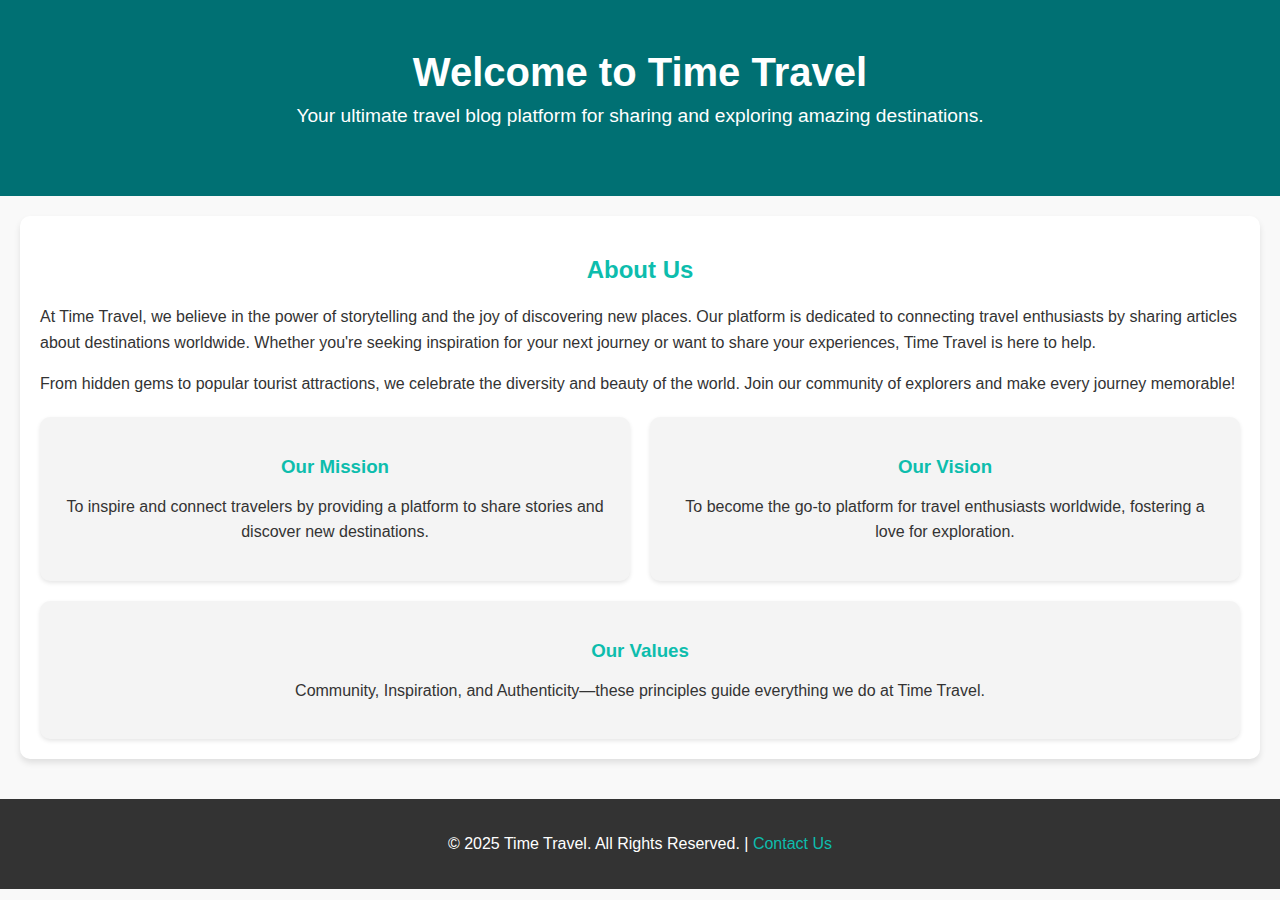
<file: about.html>
<!DOCTYPE html>
<html lang="en">
<head>
  <meta charset="UTF-8">
  <meta name="viewport" content="width=device-width, initial-scale=1.0">
  <title>About Us - Time Travel</title>
  <style>
    /* General Styles */
    body {
      font-family: Arial, sans-serif;
      margin: 0;
      padding: 0;
      background-color: #f9f9f9;
      color: #333;
    }
    header {
      background-color: #007073;
      color: white;
      text-align: center;
      padding: 50px 20px;
    }
    header h1 {
      margin: 0;
      font-size: 2.5rem;
    }
    header p {
      font-size: 1.2rem;
      margin-top: 10px;
    }
    .content {
      max-width: 1200px;
      margin: 20px auto;
      padding: 20px;
      background: white;
      border-radius: 10px;
      box-shadow: 0 4px 6px rgba(0, 0, 0, 0.1);
    }
    .content h2 {
      text-align: center;
      color: #0dbdad;
      margin-bottom: 20px;
    }
    .content p {
      font-size: 1rem;
      line-height: 1.6;
    }
    .values {
      display: flex;
      flex-wrap: wrap;
      gap: 20px;
      margin-top: 20px;
    }
    .value-item {
      flex: 1 1 calc(33.333% - 20px); /* Adjusts items for 3 columns */
      text-align: center;
      padding: 20px;
      background: #f4f4f4;
      border-radius: 10px;
      box-shadow: 0 2px 4px rgba(0, 0, 0, 0.1);
    }
    .value-item h3 {
      color: #0dbdad;
      margin-bottom: 10px;
    }
    footer {
      text-align: center;
      padding: 20px;
      background: #333;
      color: white;
      margin-top: 40px;
    }
    footer a {
      color: #0dbdad;
      text-decoration: none;
    }

    /* Responsive Styles */
    @media (max-width: 768px) {
      header h1 {
        font-size: 2rem;
      }
      header p {
        font-size: 1rem;
      }
      .values {
        flex-direction: column;
      }
      .value-item {
        flex: 1 1 100%; /* Single column layout */
      }
    }

    @media (max-width: 480px) {
      header {
        padding: 30px 10px;
      }
      header h1 {
        font-size: 1.8rem;
      }
      header p {
        font-size: 0.9rem;
      }
      .content {
        padding: 15px;
      }
      .content h2 {
        font-size: 1.5rem;
      }
      .content p {
        font-size: 0.9rem;
      }
    }
  </style>
</head>
<body>
  <header>
    <h1>Welcome to Time Travel</h1>
    <p>Your ultimate travel blog platform for sharing and exploring amazing destinations.</p>
  </header>

  <div class="content">
    <h2>About Us</h2>
    <p>
      At Time Travel, we believe in the power of storytelling and the joy of discovering new places. 
      Our platform is dedicated to connecting travel enthusiasts by sharing articles about destinations worldwide. 
      Whether you're seeking inspiration for your next journey or want to share your experiences, Time Travel is here to help.
    </p>
    <p>
      From hidden gems to popular tourist attractions, we celebrate the diversity and beauty of the world. 
      Join our community of explorers and make every journey memorable!
    </p>

    <div class="values">
      <div class="value-item">
        <h3>Our Mission</h3>
        <p>To inspire and connect travelers by providing a platform to share stories and discover new destinations.</p>
      </div>
      <div class="value-item">
        <h3>Our Vision</h3>
        <p>To become the go-to platform for travel enthusiasts worldwide, fostering a love for exploration.</p>
      </div>
      <div class="value-item">
        <h3>Our Values</h3>
        <p>Community, Inspiration, and Authenticity—these principles guide everything we do at Time Travel.</p>
      </div>
    </div>
  </div>

  <footer>
    <p>© 2025 Time Travel. All Rights Reserved. | <a href="contact.html">Contact Us</a></p>
  </footer>
</body>
</html>
</file>
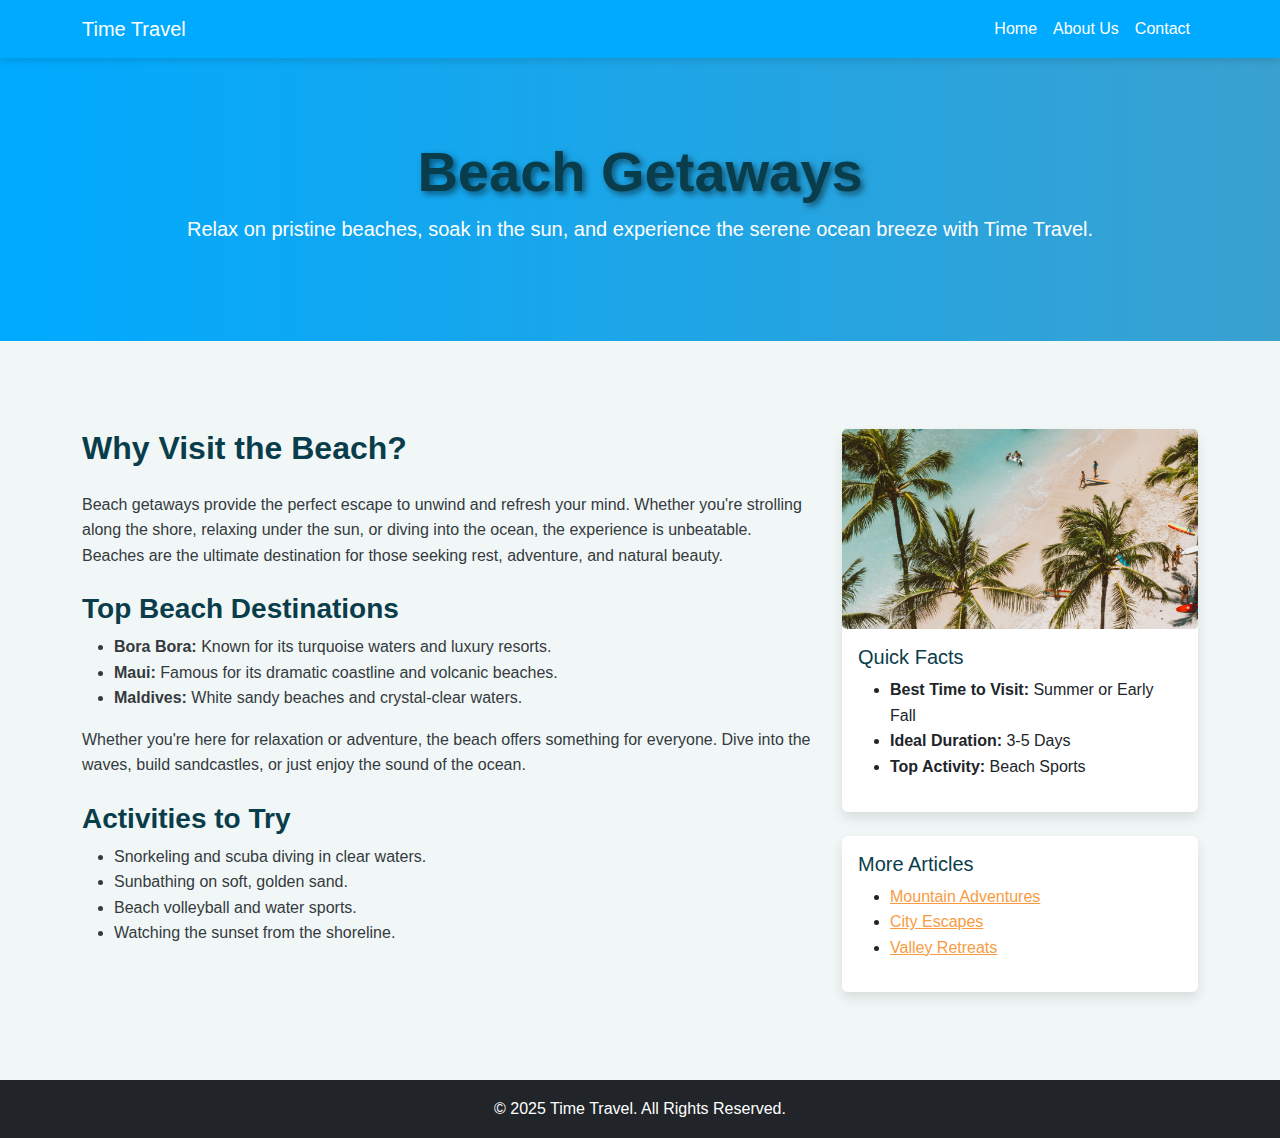
<file: beach.html>
<!DOCTYPE html>
<html lang="en">

<head>
  <meta charset="UTF-8">
  <meta name="viewport" content="width=device-width, initial-scale=1.0">
  <title>Time Travel - Beach Getaways</title>
  <link href="https://cdn.jsdelivr.net/npm/bootstrap@5.3.3/dist/css/bootstrap.min.css" rel="stylesheet"
    integrity="sha384-QWTKZyjpPEjISv5WaRU9OFeRpok6YctnYmDr5pNlyT2bRjXh0JMhjY6hW+ALEwIH" crossorigin="anonymous">
  <style>
    /* General Styles */
    body {
      font-family: 'Arial', sans-serif;
      line-height: 1.6;
      background-color: #f1f7f6;
      color: #343a40;
    }

    h1, h2, h3 {
      font-weight: bold;
      color: #0a3d4b; /* Dark ocean blue for headings */
    }

    /* Navbar Styles */
    .navbar {
      background-color: #00aaff; /* Ocean blue */
      box-shadow: 0 4px 6px rgba(0, 0, 0, 0.1);
    }

    .navbar-nav .nav-item .nav-link {
      color: #ffffff !important;
    }

    .navbar-nav .nav-item .nav-link:hover {
      color: #f8f9fa !important;
    }

    /* Hero Section */
    header {
      background: linear-gradient(to right, #00aaff, #39a1d0); /* Ocean gradient */
      padding: 5rem 0;
      text-align: center;
      color: #ffffff;
    }

    header h1 {
      font-size: 3.5rem;
      text-shadow: 3px 3px 6px rgba(0, 0, 0, 0.5);
    }

    header p {
      font-size: 1.5rem;
    }

    /* Main Content */
    main {
      padding: 40px 15px;
    }

    .card {
      border: none;
      box-shadow: 0 6px 12px rgba(0, 0, 0, 0.1);
      background-color: #ffffff;
      transition: transform 0.3s ease;
    }

    .card:hover {
      transform: translateY(-5px);
    }

    .card-img-top {
      object-fit: cover;
      height: 200px;
      border-radius: 5px;
    }

    .card-body h5 {
      color: #0a3d4b;
    }

    .card-body a {
      color: #f99b42; /* Coral orange for links */
    }

    .card-body a:hover {
      color: #f1f7f6;
    }

    /* Footer */
    footer {
      background-color: #00aaff; /* Ocean blue */
      color: #ffffff;
      padding: 1.5rem 0;
    }

    footer p {
      margin: 0;
    }

    /* Responsive Styles */
    @media (max-width: 992px) {
      .navbar-nav {
        text-align: center;
      }

      .hero-text {
        font-size: 2rem;
      }
    }

    @media (max-width: 768px) {
      header h1 {
        font-size: 2.5rem;
      }

      .main-content {
        padding: 15px;
      }

      .card-img-top {
        height: 150px;
      }
    }
  </style>
</head>

<body>
  <!-- Navbar -->
  <nav class="navbar navbar-expand-lg navbar-dark">
    <div class="container">
      <a class="navbar-brand" href="index.html">Time Travel</a>
      <button class="navbar-toggler" type="button" data-bs-toggle="collapse" data-bs-target="#navbarNav"
        aria-controls="navbarNav" aria-expanded="false" aria-label="Toggle navigation">
        <span class="navbar-toggler-icon"></span>
      </button>
      <div class="collapse navbar-collapse" id="navbarNav">
        <ul class="navbar-nav ms-auto">
          <li class="nav-item"><a class="nav-link" href="index.html">Home</a></li>
          <li class="nav-item"><a class="nav-link" href="about.html">About Us</a></li>
          <li class="nav-item"><a class="nav-link" href="contact.html">Contact</a></li>
        </ul>
      </div>
    </div>
  </nav>

  <!-- Hero Section -->
  <header class="text-white">
    <div class="container">
      <h1>Beach Getaways</h1>
      <p class="lead">Relax on pristine beaches, soak in the sun, and experience the serene ocean breeze with Time Travel.</p>
    </div>
  </header>

  <!-- Main Content -->
  <main class="container my-5">
    <div class="row">
      <div class="col-lg-8">
        <h2 class="mb-4">Why Visit the Beach?</h2>
        <p>
          Beach getaways provide the perfect escape to unwind and refresh your mind. Whether you're strolling along the shore, relaxing under the sun, or diving into the ocean, the experience is unbeatable. Beaches are the ultimate destination for those seeking rest, adventure, and natural beauty.
        </p>
        <h3 class="mt-4">Top Beach Destinations</h3>
        <ul>
          <li><b>Bora Bora:</b> Known for its turquoise waters and luxury resorts.</li>
          <li><b>Maui:</b> Famous for its dramatic coastline and volcanic beaches.</li>
          <li><b>Maldives:</b> White sandy beaches and crystal-clear waters.</li>
        </ul>
        <p>
          Whether you're here for relaxation or adventure, the beach offers something for everyone. Dive into the waves, build sandcastles, or just enjoy the sound of the ocean.
        </p>

        <h3 class="mt-4">Activities to Try</h3>
        <ul>
          <li>Snorkeling and scuba diving in clear waters.</li>
          <li>Sunbathing on soft, golden sand.</li>
          <li>Beach volleyball and water sports.</li>
          <li>Watching the sunset from the shoreline.</li>
        </ul>
      </div>

      <!-- Sidebar -->
      <div class="col-lg-4">
        <div class="card mb-4">
          <img src="Beach.png" class="card-img-top" alt="Beach Getaway">
          <div class="card-body">
            <h5 class="card-title">Quick Facts</h5>
            <ul>
              <li><b>Best Time to Visit:</b> Summer or Early Fall</li>
              <li><b>Ideal Duration:</b> 3-5 Days</li>
              <li><b>Top Activity:</b> Beach Sports</li>
            </ul>
          </div>
        </div>
        <div class="card">
          <div class="card-body">
            <h5 class="card-title">More Articles</h5>
            <ul>
              <li><a href="mountain.html">Mountain Adventures</a></li>
              <li><a href="cescape.html">City Escapes</a></li>
              <li><a href="valley.html">Valley Retreats</a></li>
            </ul>
          </div>
        </div>
      </div>
    </div>
  </main>

  <!-- Footer -->
  <footer class="bg-dark text-white text-center py-3">
    <p>&copy; 2025 Time Travel. All Rights Reserved.</p>
  </footer>

  <script src="https://cdn.jsdelivr.net/npm/bootstrap@5.3.3/dist/js/bootstrap.bundle.min.js"
    integrity="sha384-YvpcrYf0tY3lHB60NNkmXc5s9fDVZLESaAA55NDzOxhy9GkcIdslK1eN7N6jIeHz" crossorigin="anonymous"></script>
</body>

</html>
</file>
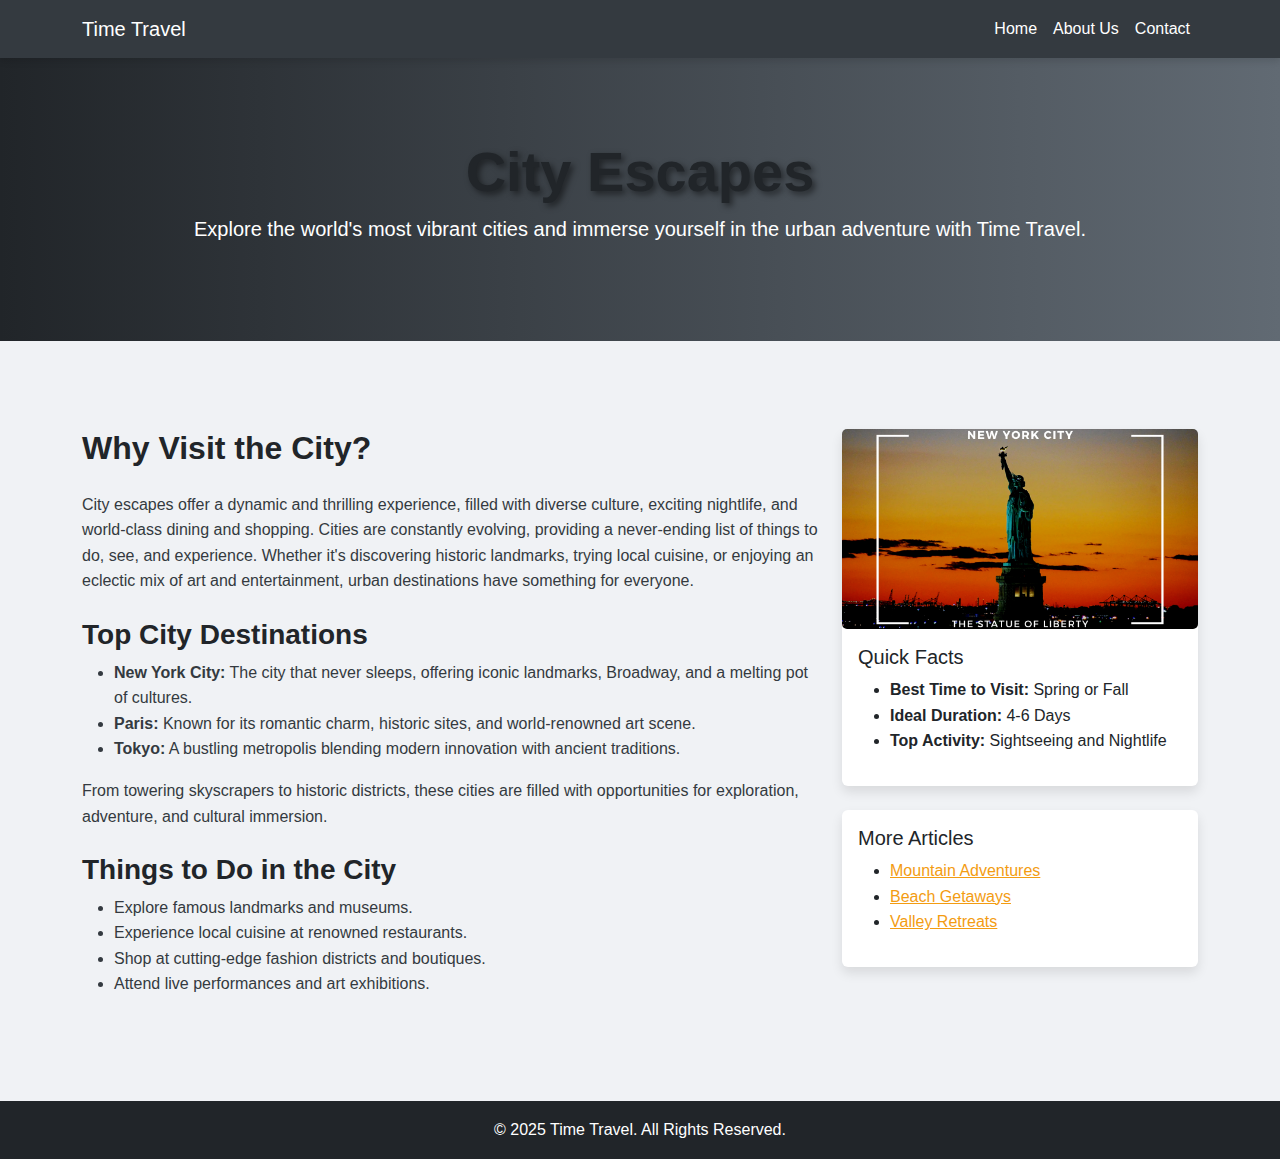
<file: cescape.html>
<!DOCTYPE html>
<html lang="en">

<head>
  <meta charset="UTF-8">
  <meta name="viewport" content="width=device-width, initial-scale=1.0">
  <title>Time Travel - City Escapes</title>
  <link href="https://cdn.jsdelivr.net/npm/bootstrap@5.3.3/dist/css/bootstrap.min.css" rel="stylesheet"
    integrity="sha384-QWTKZyjpPEjISv5WaRU9OFeRpok6YctnYmDr5pNlyT2bRjXh0JMhjY6hW+ALEwIH" crossorigin="anonymous">
  <style>
    /* General Styles */
    body {
      font-family: 'Arial', sans-serif;
      line-height: 1.6;
      background-color: #f0f2f5; /* Soft gray for a city feel */
      color: #343a40;
    }

    h1, h2, h3 {
      font-weight: bold;
      color: #212529; /* Dark urban color for text */
    }

    /* Navbar Styles */
    .navbar {
      background-color: #343a40; /* City gray */
      box-shadow: 0 4px 6px rgba(0, 0, 0, 0.1);
    }

    .navbar-nav .nav-item .nav-link {
      color: #ffffff !important;
    }

    .navbar-nav .nav-item .nav-link:hover {
      color: #f8f9fa !important;
    }

    /* Hero Section */
    header {
      background: linear-gradient(to right, #212529, #616a73); /* Urban gradient */
      padding: 5rem 0;
      text-align: center;
      color: #ffffff;
    }

    header h1 {
      font-size: 3.5rem;
      text-shadow: 3px 3px 6px rgba(0, 0, 0, 0.5);
    }

    header p {
      font-size: 1.5rem;
    }

    /* Main Content */
    main {
      padding: 40px 15px;
    }

    .card {
      border: none;
      box-shadow: 0 6px 12px rgba(0, 0, 0, 0.1);
      background-color: #ffffff;
      transition: transform 0.3s ease;
    }

    .card:hover {
      transform: translateY(-5px);
    }

    .card-img-top {
      object-fit: cover;
      height: 200px;
      border-radius: 5px;
    }

    .card-body h5 {
      color: #212529;
    }

    .card-body a {
      color: #f39c12; /* Bright accent for links */
    }

    .card-body a:hover {
      color: #f8f9fa;
    }

    /* Footer */
    footer {
      background-color: #343a40; /* City gray */
      color: #ffffff;
      padding: 1.5rem 0;
    }

    footer p {
      margin: 0;
    }

    /* Responsive Styles */
    @media (max-width: 992px) {
      .navbar-nav {
        text-align: center;
      }

      .hero-text {
        font-size: 2rem;
      }
    }

    @media (max-width: 768px) {
      header h1 {
        font-size: 2.5rem;
      }

      .main-content {
        padding: 15px;
      }

      .card-img-top {
        height: 150px;
      }
    }
  </style>
</head>

<body>
  <!-- Navbar -->
  <nav class="navbar navbar-expand-lg navbar-dark">
    <div class="container">
      <a class="navbar-brand" href="index.html">Time Travel</a>
      <button class="navbar-toggler" type="button" data-bs-toggle="collapse" data-bs-target="#navbarNav"
        aria-controls="navbarNav" aria-expanded="false" aria-label="Toggle navigation">
        <span class="navbar-toggler-icon"></span>
      </button>
      <div class="collapse navbar-collapse" id="navbarNav">
        <ul class="navbar-nav ms-auto">
          <li class="nav-item"><a class="nav-link" href="index.html">Home</a></li>
          <li class="nav-item"><a class="nav-link" href="about.html">About Us</a></li>
          <li class="nav-item"><a class="nav-link" href="contact.html">Contact</a></li>
        </ul>
      </div>
    </div>
  </nav>

  <!-- Hero Section -->
  <header class="text-white">
    <div class="container">
      <h1>City Escapes</h1>
      <p class="lead">Explore the world's most vibrant cities and immerse yourself in the urban adventure with Time Travel.</p>
    </div>
  </header>

  <!-- Main Content -->
  <main class="container my-5">
    <div class="row">
      <div class="col-lg-8">
        <h2 class="mb-4">Why Visit the City?</h2>
        <p>
          City escapes offer a dynamic and thrilling experience, filled with diverse culture, exciting nightlife, and world-class dining and shopping. Cities are constantly evolving, providing a never-ending list of things to do, see, and experience. Whether it's discovering historic landmarks, trying local cuisine, or enjoying an eclectic mix of art and entertainment, urban destinations have something for everyone.
        </p>
        <h3 class="mt-4">Top City Destinations</h3>
        <ul>
          <li><b>New York City:</b> The city that never sleeps, offering iconic landmarks, Broadway, and a melting pot of cultures.</li>
          <li><b>Paris:</b> Known for its romantic charm, historic sites, and world-renowned art scene.</li>
          <li><b>Tokyo:</b> A bustling metropolis blending modern innovation with ancient traditions.</li>
        </ul>
        <p>
          From towering skyscrapers to historic districts, these cities are filled with opportunities for exploration, adventure, and cultural immersion.
        </p>

        <h3 class="mt-4">Things to Do in the City</h3>
        <ul>
          <li>Explore famous landmarks and museums.</li>
          <li>Experience local cuisine at renowned restaurants.</li>
          <li>Shop at cutting-edge fashion districts and boutiques.</li>
          <li>Attend live performances and art exhibitions.</li>
        </ul>
      </div>

      <!-- Sidebar -->
      <div class="col-lg-4">
        <div class="card mb-4">
          <img src="cescape.png" class="card-img-top" alt="City Escape">
          <div class="card-body">
            <h5 class="card-title">Quick Facts</h5>
            <ul>
              <li><b>Best Time to Visit:</b> Spring or Fall</li>
              <li><b>Ideal Duration:</b> 4-6 Days</li>
              <li><b>Top Activity:</b> Sightseeing and Nightlife</li>
            </ul>
          </div>
        </div>
        <div class="card">
          <div class="card-body">
            <h5 class="card-title">More Articles</h5>
            <ul>
              <li><a href="mountain.html">Mountain Adventures</a></li>
              <li><a href="beach.html">Beach Getaways</a></li>
              <li><a href="valley.html">Valley Retreats</a></li>
            </ul>
          </div>
        </div>
      </div>
    </div>
  </main>

  <!-- Footer -->
  <footer class="bg-dark text-white text-center py-3">
    <p>&copy; 2025 Time Travel. All Rights Reserved.</p>
  </footer>

  <script src="https://cdn.jsdelivr.net/npm/bootstrap@5.3.3/dist/js/bootstrap.bundle.min.js"
    integrity="sha384-YvpcrYf0tY3lHB60NNkmXc5s9fDVZLESaAA55NDzOxhy9GkcIdslK1eN7N6jIeHz" crossorigin="anonymous"></script>
</body>

</html>
</file>
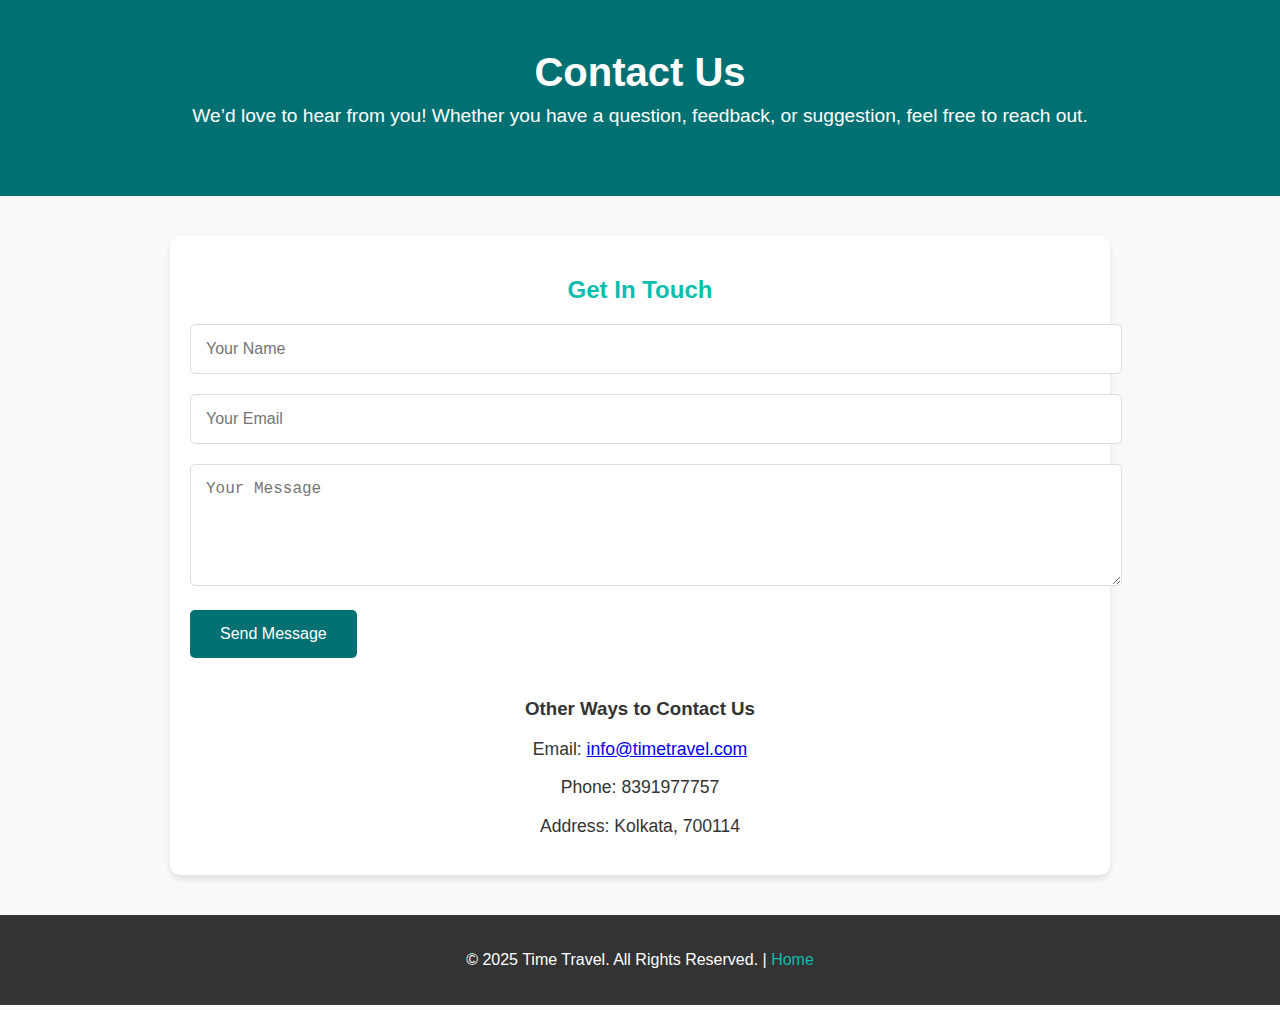
<file: contact.html>
<!DOCTYPE html>
<html lang="en">
<head>
  <meta charset="UTF-8">
  <meta name="viewport" content="width=device-width, initial-scale=1.0">
  <title>Contact Us - Time Travel</title>
  <style>
    /* General Styles */
    body {
      font-family: Arial, sans-serif;
      margin: 0;
      padding: 0;
      background-color: #f9f9f9;
      color: #333;
    }
    header {
      background-color: #007073;
      color: white;
      text-align: center;
      padding: 50px 20px;
    }
    header h1 {
      margin: 0;
      font-size: 2.5rem;
    }
    header p {
      font-size: 1.2rem;
      margin-top: 10px;
    }
    .contact-content {
      max-width: 900px;
      margin: 40px auto;
      padding: 20px;
      background: white;
      border-radius: 10px;
      box-shadow: 0 4px 6px rgba(0, 0, 0, 0.1);
    }
    .contact-content h2 {
      text-align: center;
      color: #0dbdad;
      margin-bottom: 20px;
    }
    .contact-form input, .contact-form textarea {
      width: 100%;
      padding: 15px;
      margin-bottom: 20px;
      border: 1px solid #ddd;
      border-radius: 5px;
      font-size: 1rem;
    }
    .contact-form button {
      padding: 15px 30px;
      background-color: #007073;
      color: white;
      border: none;
      border-radius: 5px;
      cursor: pointer;
      font-size: 1rem;
    }
    .contact-form button:hover {
      background-color: #0dbdad;
    }
    .contact-info {
      margin-top: 40px;
      text-align: center;
    }
    .contact-info p {
      font-size: 1.1rem;
    }
    footer {
      text-align: center;
      padding: 20px;
      background: #333;
      color: white;
      margin-top: 40px;
    }
    footer a {
      color: #0dbdad;
      text-decoration: none;
    }

    /* Popup Styles */
    .popup {
      display: none;
      position: fixed;
      top: 0;
      left: 0;
      width: 100%;
      height: 100%;
      background-color: rgba(0, 0, 0, 0.5);
      justify-content: center;
      align-items: center;
    }
    .popup-content {
      background-color: white;
      padding: 30px;
      border-radius: 10px;
      text-align: center;
      width: 300px;
      box-shadow: 0 4px 6px rgba(0, 0, 0, 0.1);
    }
    .popup button {
      background-color: #007073;
      color: white;
      border: none;
      padding: 10px 20px;
      border-radius: 5px;
      cursor: pointer;
    }
    .popup button:hover {
      background-color: #0dbdad;
    }

    /* Responsive Styles */
    @media (max-width: 768px) {
      header h1 {
        font-size: 2rem;
      }
      header p {
        font-size: 1rem;
      }
      .contact-form input, .contact-form textarea {
        padding: 12px;
        font-size: 0.95rem;
      }
      .contact-info p {
        font-size: 1rem;
      }
    }

    @media (max-width: 480px) {
      header {
        padding: 30px 10px;
      }
      header h1 {
        font-size: 1.8rem;
      }
      header p {
        font-size: 0.9rem;
      }
      .contact-content {
        padding: 15px;
      }
      .content h2 {
        font-size: 1.5rem;
      }
      .content p {
        font-size: 0.9rem;
      }
    }
  </style>
</head>
<body>

  <header>
    <h1>Contact Us</h1>
    <p>We’d love to hear from you! Whether you have a question, feedback, or suggestion, feel free to reach out.</p>
  </header>

  <div class="contact-content">
    <h2>Get In Touch</h2>
    <form class="contact-form" id="contactForm">
      <input type="text" name="name" id="name" placeholder="Your Name" required>
      <input type="email" name="email" id="email" placeholder="Your Email" required>
      <textarea name="message" id="message" rows="5" placeholder="Your Message" required></textarea>
      <button type="submit">Send Message</button>
    </form>

    <div class="contact-info">
      <h3>Other Ways to Contact Us</h3>
      <p>Email: <a href="mailto:info@timetravel.com">info@timetravel.com</a></p>
      <p>Phone: 8391977757</p>
      <p>Address: Kolkata, 700114</p>
    </div>
  </div>

  <!-- Popup for Success Message -->
  <div class="popup" id="popup">
    <div class="popup-content">
      <h3>Thank you for your message!</h3>
      <p>Your message has been sent successfully. We'll get back to you soon.</p>
      <button onclick="closePopup()">Close</button>
    </div>
  </div>

  <footer>
    <p>© 2025 Time Travel. All Rights Reserved. | <a href="index.html">Home</a></p>
  </footer>

  <script>
    // Function to show the success popup
    function showPopup() {
      document.getElementById("popup").style.display = "flex";
    }

    // Function to close the success popup
    function closePopup() {
      document.getElementById("popup").style.display = "none";
    }

    // Form submission handler
    document.getElementById("contactForm").addEventListener("submit", function(event) {
      event.preventDefault(); // Prevent form submission to the server

      // Trigger the success popup
      showPopup();
      
      // Optionally, you can reset the form after submission
      document.getElementById("contactForm").reset();
    });
  </script>

</body>
</html>
</file>
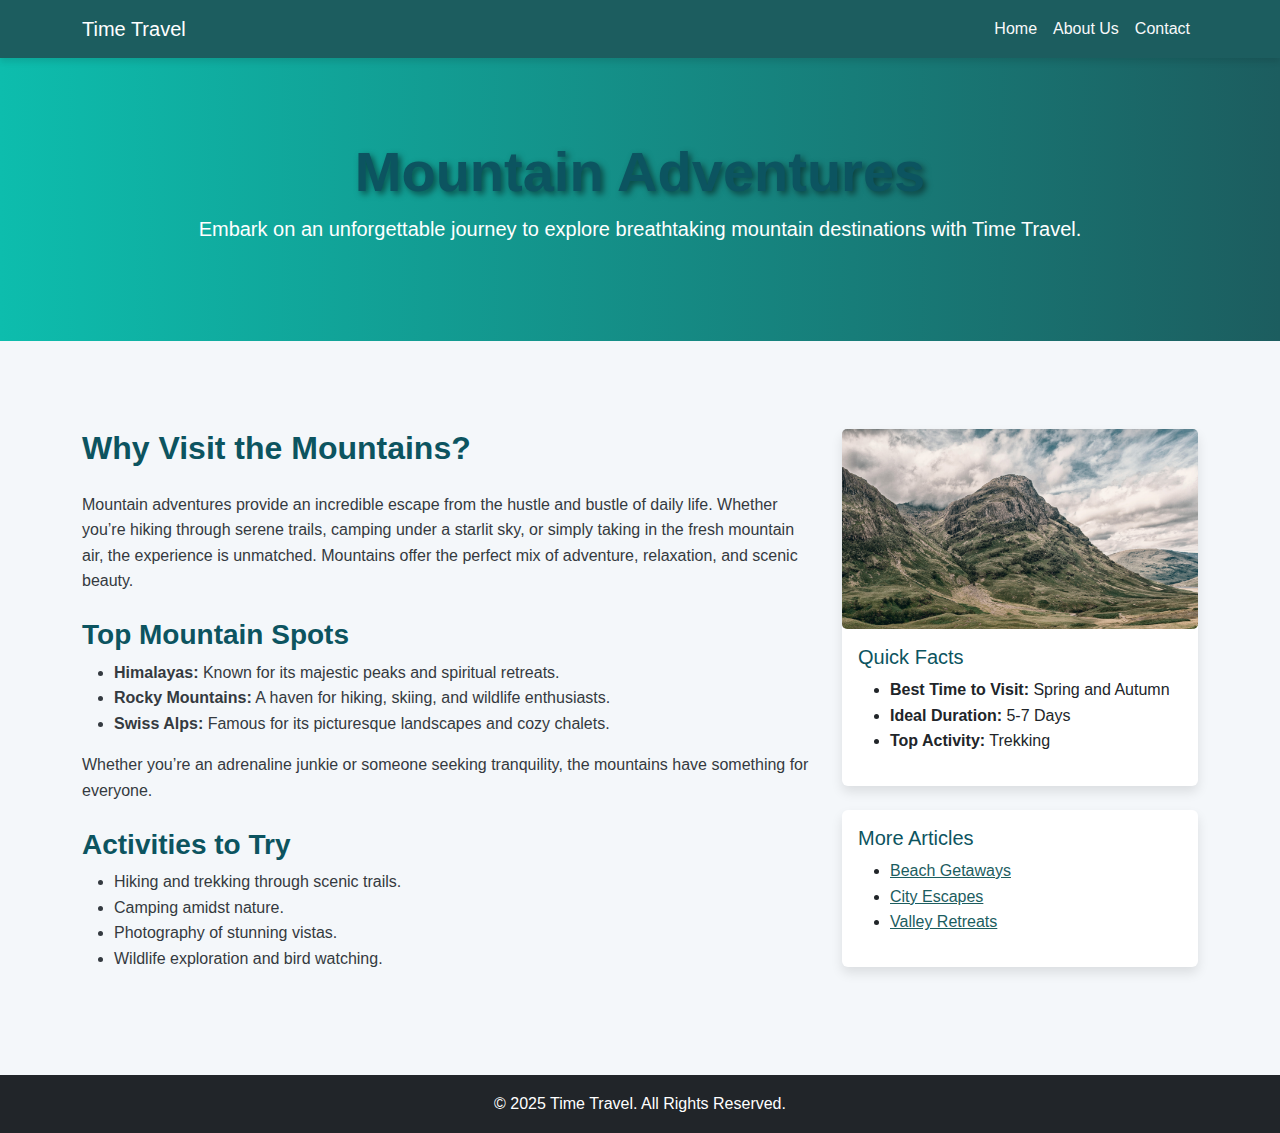
<file: Mountain.html>
<!DOCTYPE html>
<html lang="en">

<head>
  <meta charset="UTF-8">
  <meta name="viewport" content="width=device-width, initial-scale=1.0">
  <title>Time Travel - Mountain Adventures</title>
  <link href="https://cdn.jsdelivr.net/npm/bootstrap@5.3.3/dist/css/bootstrap.min.css" rel="stylesheet"
    integrity="sha384-QWTKZyjpPEjISv5WaRU9OFeRpok6YctnYmDr5pNlyT2bRjXh0JMhjY6hW+ALEwIH" crossorigin="anonymous">
  <style>
    /* General Styles */
    body {
      font-family: 'Arial', sans-serif;
      line-height: 1.6;
      background-color: #f4f7fa;
      color: #343a40;
    }

    h1, h2, h3 {
      font-weight: bold;
      color: #0c5460; /* Dark teal for headings */
    }

    /* Navbar Styles */
    .navbar {
      background-color: #1c5d5f; /* Dark teal */
      box-shadow: 0 4px 6px rgba(0, 0, 0, 0.1);
    }

    .navbar-nav .nav-item .nav-link {
      color: #f8f9fa !important;
    }

    .navbar-nav .nav-item .nav-link:hover {
      color: #d1d1d1 !important;
    }

    /* Hero Section */
    header {
      background: linear-gradient(to right, #0dbdad, #1c5d5f); /* Gradient for visual appeal */
      padding: 5rem 0;
      text-align: center;
      color: #f8f9fa;
    }

    header h1 {
      font-size: 3.5rem;
      text-shadow: 3px 3px 6px rgba(0, 0, 0, 0.5);
    }

    header p {
      font-size: 1.5rem;
    }

    /* Main Content */
    main {
      padding: 40px 15px;
    }

    .card {
      border: none;
      box-shadow: 0 6px 12px rgba(0, 0, 0, 0.1);
      background-color: #ffffff;
      transition: transform 0.3s ease;
    }

    .card:hover {
      transform: translateY(-5px);
    }

    .card-img-top {
      object-fit: cover;
      height: 200px;
      border-radius: 5px;
    }

    .card-body h5 {
      color: #0c5460;
    }

    .card-body a {
      color: #1c5d5f;
    }

    .card-body a:hover {
      color: #0dbdad;
    }

    /* Footer */
    footer {
      background-color: #1c5d5f;
      color: #ffffff;
      padding: 1.5rem 0;
    }

    footer p {
      margin: 0;
    }

    /* Responsive Styles */
    @media (max-width: 992px) {
      .navbar-nav {
        text-align: center;
      }

      .hero-text {
        font-size: 2rem;
      }
    }

    @media (max-width: 768px) {
      header h1 {
        font-size: 2.5rem;
      }

      .main-content {
        padding: 15px;
      }

      .card-img-top {
        height: 150px;
      }
    }
  </style>
</head>

<body>
  <!-- Navbar -->
  <nav class="navbar navbar-expand-lg navbar-dark">
    <div class="container">
      <a class="navbar-brand" href="index.html">Time Travel</a>
      <button class="navbar-toggler" type="button" data-bs-toggle="collapse" data-bs-target="#navbarNav"
        aria-controls="navbarNav" aria-expanded="false" aria-label="Toggle navigation">
        <span class="navbar-toggler-icon"></span>
      </button>
      <div class="collapse navbar-collapse" id="navbarNav">
        <ul class="navbar-nav ms-auto">
          <li class="nav-item"><a class="nav-link" href="index.html">Home</a></li>
          <li class="nav-item"><a class="nav-link" href="about.html">About Us</a></li>
          <li class="nav-item"><a class="nav-link" href="contact.html">Contact</a></li>
        </ul>
      </div>
    </div>
  </nav>

  <!-- Hero Section -->
  <header class="text-white">
    <div class="container">
      <h1>Mountain Adventures</h1>
      <p class="lead">Embark on an unforgettable journey to explore breathtaking mountain destinations with Time Travel.</p>
    </div>
  </header>

  <!-- Main Content -->
  <main class="container my-5">
    <div class="row">
      <div class="col-lg-8">
        <h2 class="mb-4">Why Visit the Mountains?</h2>
        <p>
          Mountain adventures provide an incredible escape from the hustle and bustle of daily life. Whether you’re
          hiking through serene trails, camping under a starlit sky, or simply taking in the fresh mountain air, the
          experience is unmatched. Mountains offer the perfect mix of adventure, relaxation, and scenic beauty.
        </p>
        <h3 class="mt-4">Top Mountain Spots</h3>
        <ul>
          <li><b>Himalayas:</b> Known for its majestic peaks and spiritual retreats.</li>
          <li><b>Rocky Mountains:</b> A haven for hiking, skiing, and wildlife enthusiasts.</li>
          <li><b>Swiss Alps:</b> Famous for its picturesque landscapes and cozy chalets.</li>
        </ul>
        <p>
          Whether you’re an adrenaline junkie or someone seeking tranquility, the mountains have something for everyone.
        </p>

        <h3 class="mt-4">Activities to Try</h3>
        <ul>
          <li>Hiking and trekking through scenic trails.</li>
          <li>Camping amidst nature.</li>
          <li>Photography of stunning vistas.</li>
          <li>Wildlife exploration and bird watching.</li>
        </ul>
      </div>

      <!-- Sidebar -->
      <div class="col-lg-4">
        <div class="card mb-4">
          <img src="Mountain.png" class="card-img-top" alt="Mountain Adventure">
          <div class="card-body">
            <h5 class="card-title">Quick Facts</h5>
            <ul>
              <li><b>Best Time to Visit:</b> Spring and Autumn</li>
              <li><b>Ideal Duration:</b> 5-7 Days</li>
              <li><b>Top Activity:</b> Trekking</li>
            </ul>
          </div>
        </div>
        <div class="card">
          <div class="card-body">
            <h5 class="card-title">More Articles</h5>
            <ul>
              <li><a href="beach.html">Beach Getaways</a></li>
              <li><a href="cescape.html">City Escapes</a></li>
              <li><a href="valley.html">Valley Retreats</a></li>
            </ul>
          </div>
        </div>
      </div>
    </div>
  </main>

  <!-- Footer -->
  <footer class="bg-dark text-white text-center py-3">
    <p>&copy; 2025 Time Travel. All Rights Reserved.</p>
  </footer>

  <script src="https://cdn.jsdelivr.net/npm/bootstrap@5.3.3/dist/js/bootstrap.bundle.min.js"
    integrity="sha384-YvpcrYf0tY3lHB60NNkmXc5s9fDVZLESaAA55NDzOxhy9GkcIdslK1eN7N6jIeHz" crossorigin="anonymous"></script>
</body>

</html>
</file>
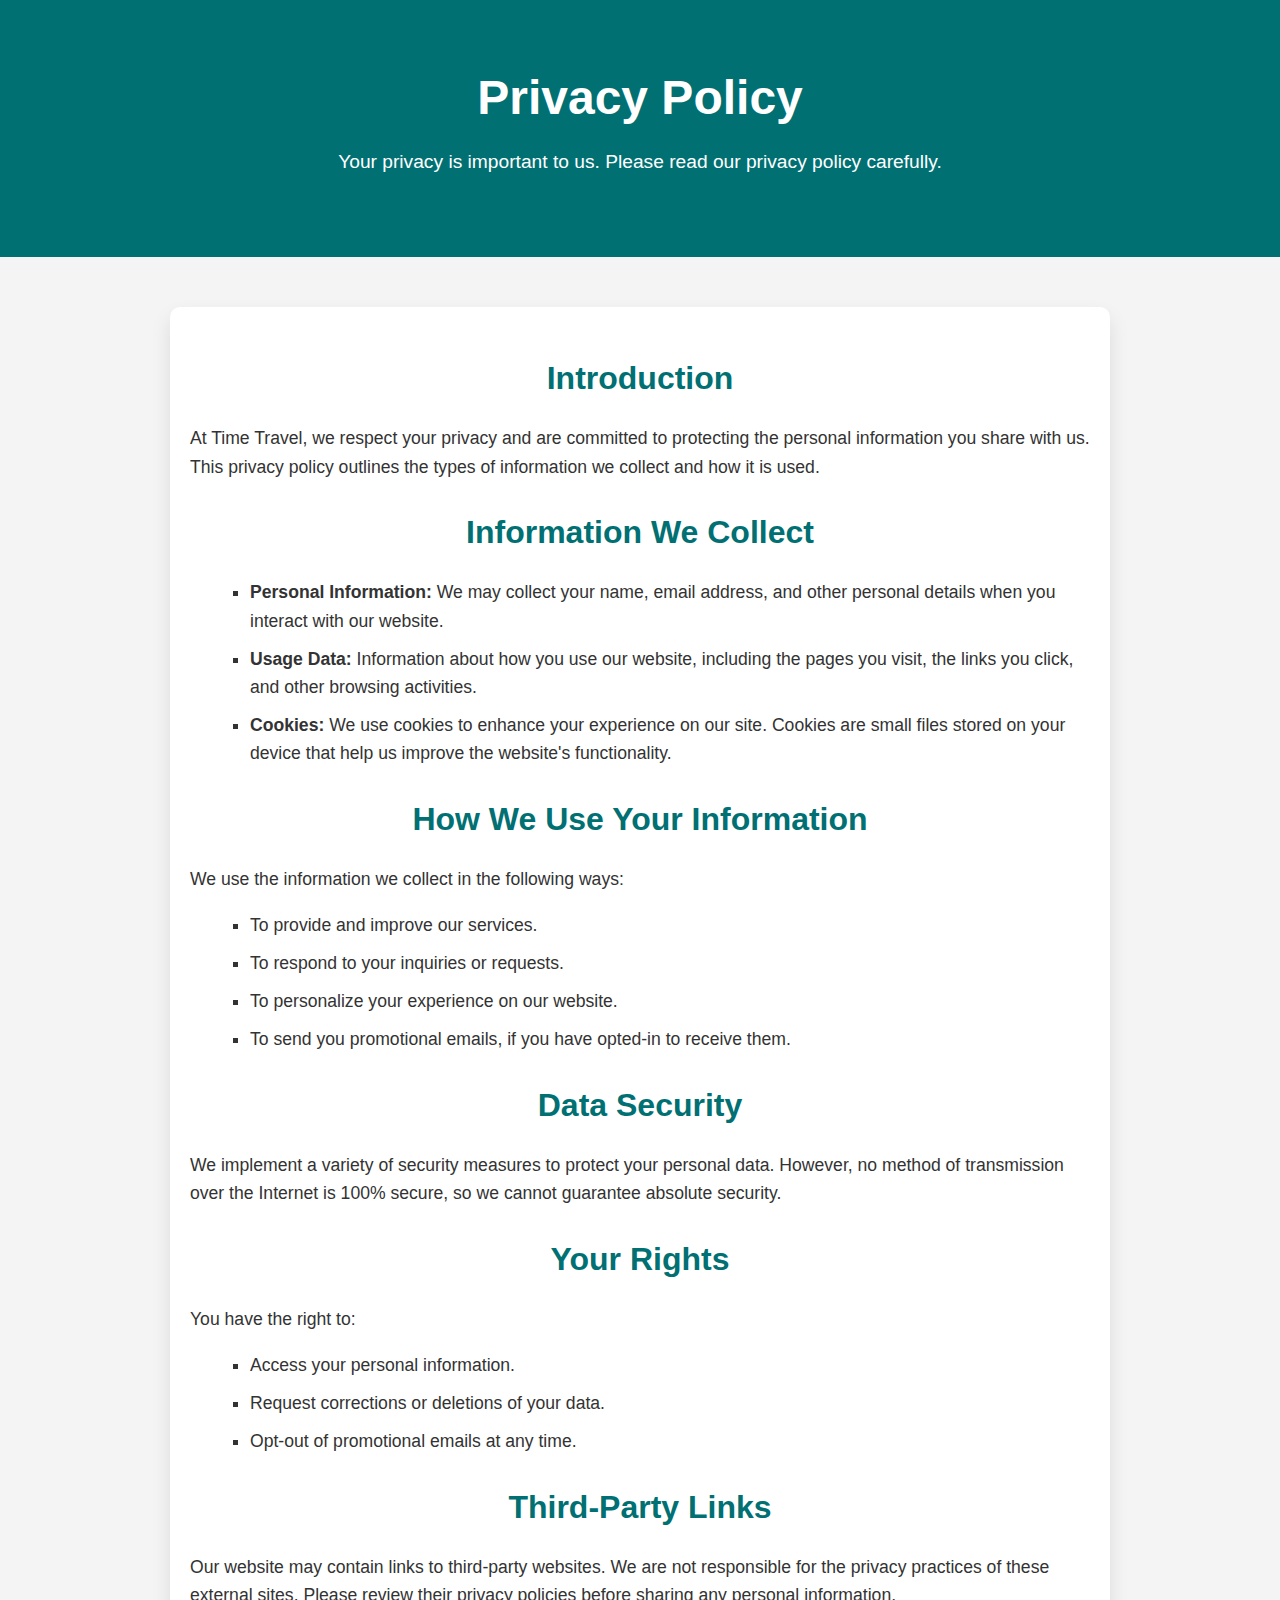
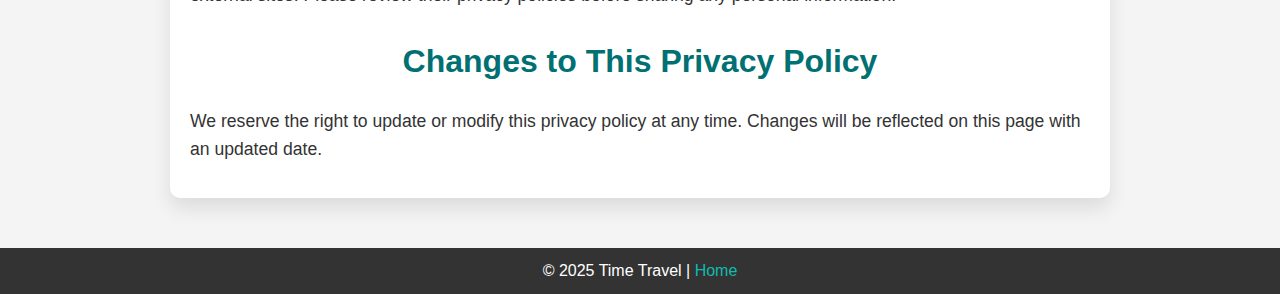
<file: privacy.html>
<!DOCTYPE html>
<html lang="en">
<head>
  <meta charset="UTF-8">
  <meta name="viewport" content="width=device-width, initial-scale=1.0">
  <title>Privacy Policy - Time Travel</title>
  <style>
    /* General Styles */
    body {
      font-family: 'Arial', sans-serif;
      margin: 0;
      padding: 0;
      background-color: #f4f4f4;
      color: #333;
      line-height: 1.6;
    }

    header {
      background-color: #007073;
      color: white;
      text-align: center;
      padding: 60px 20px;
      transition: padding 0.3s ease-in-out;
    }

    header h1 {
      font-size: 3rem;
      margin: 0;
    }

    header p {
      font-size: 1.2rem;
      margin-top: 10px;
    }

    .content {
      max-width: 900px;
      margin: 50px auto;
      padding: 20px;
      background: white;
      border-radius: 10px;
      box-shadow: 0 10px 20px rgba(0, 0, 0, 0.1);
      animation: slideIn 1s ease-out;
    }

    .content h2 {
      text-align: center;
      color: #007073;
      font-size: 2rem;
      margin-bottom: 20px;
    }

    .content p {
      font-size: 1.1rem;
      margin: 15px 0;
    }

    .content ul {
      margin-left: 20px;
      list-style-type: square;
      font-size: 1.1rem;
    }

    .content ul li {
      margin-bottom: 10px;
    }

    footer {
      background-color: #333;
      color: white;
      text-align: center;
      padding: 10px 0;
      position: relative;
      width: 100%;
    }

    footer p {
      font-size: 1rem;
      margin: 0;
    }

    footer a {
      color: #0dbdad;
      text-decoration: none;
      transition: color 0.3s;
    }

    footer a:hover {
      color: #fff;
    }

    /* Animation */
    @keyframes slideIn {
      0% {
        opacity: 0;
        transform: translateY(20px);
      }
      100% {
        opacity: 1;
        transform: translateY(0);
      }
    }

    /* Responsive Styles */
    @media (max-width: 768px) {
      header h1 {
        font-size: 2.5rem;
      }
      .content {
        margin: 30px;
        padding: 15px;
      }
      .content h2 {
        font-size: 1.8rem;
      }
      .content p, .content ul {
        font-size: 1rem;
      }
    }

    @media (max-width: 480px) {
      header h1 {
        font-size: 2rem;
      }
      header p {
        font-size: 1rem;
      }
      .content h2 {
        font-size: 1.5rem;
      }
      footer {
        font-size: 0.9rem;
      }
    }
  </style>
</head>
<body>

  <header>
    <h1>Privacy Policy</h1>
    <p>Your privacy is important to us. Please read our privacy policy carefully.</p>
  </header>

  <div class="content">
    <h2>Introduction</h2>
    <p>At Time Travel, we respect your privacy and are committed to protecting the personal information you share with us. This privacy policy outlines the types of information we collect and how it is used.</p>

    <h2>Information We Collect</h2>
    <ul>
      <li><strong>Personal Information:</strong> We may collect your name, email address, and other personal details when you interact with our website.</li>
      <li><strong>Usage Data:</strong> Information about how you use our website, including the pages you visit, the links you click, and other browsing activities.</li>
      <li><strong>Cookies:</strong> We use cookies to enhance your experience on our site. Cookies are small files stored on your device that help us improve the website's functionality.</li>
    </ul>

    <h2>How We Use Your Information</h2>
    <p>We use the information we collect in the following ways:</p>
    <ul>
      <li>To provide and improve our services.</li>
      <li>To respond to your inquiries or requests.</li>
      <li>To personalize your experience on our website.</li>
      <li>To send you promotional emails, if you have opted-in to receive them.</li>
    </ul>

    <h2>Data Security</h2>
    <p>We implement a variety of security measures to protect your personal data. However, no method of transmission over the Internet is 100% secure, so we cannot guarantee absolute security.</p>

    <h2>Your Rights</h2>
    <p>You have the right to:</p>
    <ul>
      <li>Access your personal information.</li>
      <li>Request corrections or deletions of your data.</li>
      <li>Opt-out of promotional emails at any time.</li>
    </ul>

    <h2>Third-Party Links</h2>
    <p>Our website may contain links to third-party websites. We are not responsible for the privacy practices of these external sites. Please review their privacy policies before sharing any personal information.</p>

    <h2>Changes to This Privacy Policy</h2>
    <p>We reserve the right to update or modify this privacy policy at any time. Changes will be reflected on this page with an updated date.</p>
  </div>

  <footer>
    <p>&copy; 2025 Time Travel | <a href="index.html">Home</a></p>
  </footer>

</body>
</html>
</file>
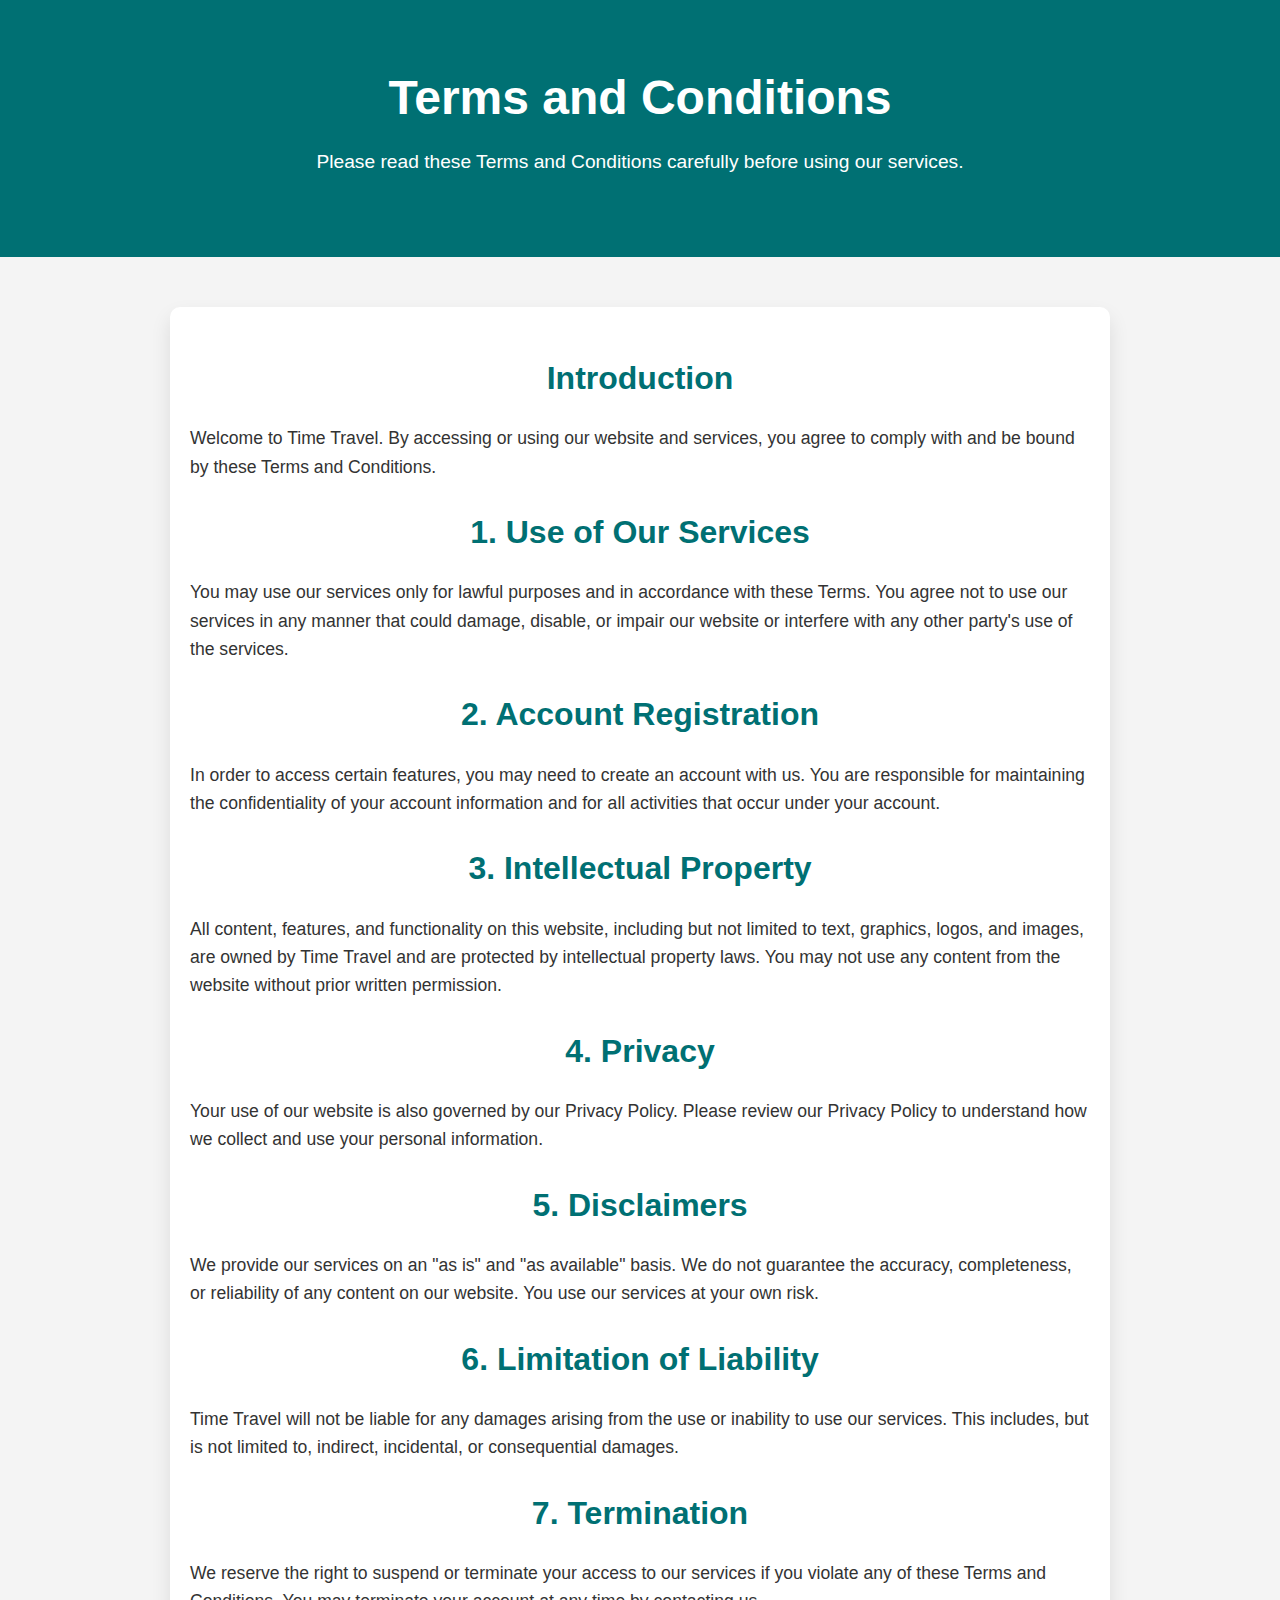
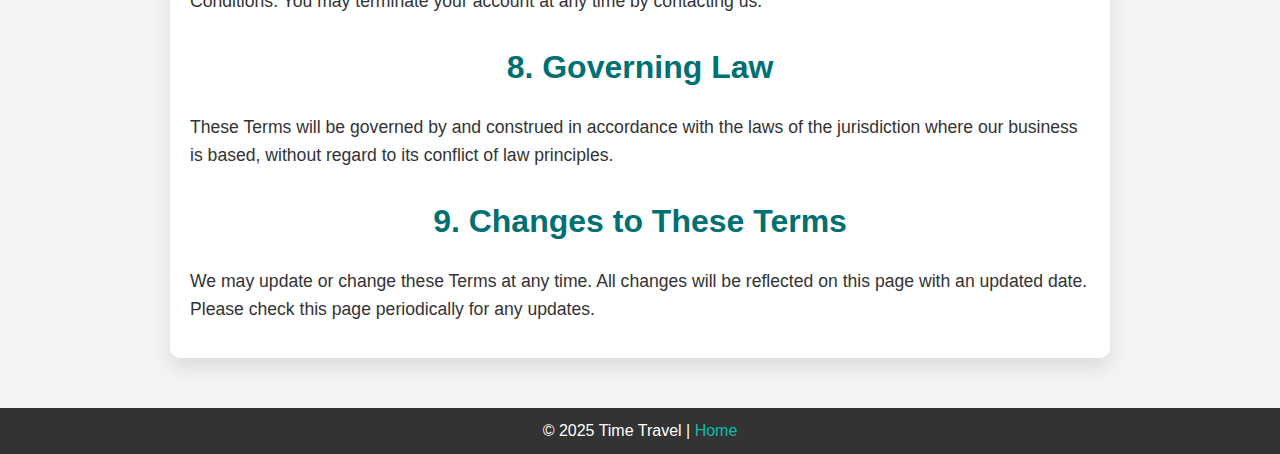
<file: terms.html>
<!DOCTYPE html>
<html lang="en">
<head>
  <meta charset="UTF-8">
  <meta name="viewport" content="width=device-width, initial-scale=1.0">
  <title>Terms and Conditions - Time Travel</title>
  <style>
    /* General Styles */
    body {
      font-family: 'Arial', sans-serif;
      margin: 0;
      padding: 0;
      background-color: #f4f4f4;
      color: #333;
      line-height: 1.6;
    }

    header {
      background-color: #007073;
      color: white;
      text-align: center;
      padding: 60px 20px;
    }

    header h1 {
      font-size: 3rem;
      margin: 0;
    }

    header p {
      font-size: 1.2rem;
      margin-top: 10px;
    }

    .content {
      max-width: 900px;
      margin: 50px auto;
      padding: 20px;
      background: white;
      border-radius: 10px;
      box-shadow: 0 10px 20px rgba(0, 0, 0, 0.1);
      animation: slideIn 1s ease-out;
    }

    .content h2 {
      text-align: center;
      color: #007073;
      font-size: 2rem;
      margin-bottom: 20px;
    }

    .content p {
      font-size: 1.1rem;
      margin: 15px 0;
    }

    .content ul {
      margin-left: 20px;
      list-style-type: square;
      font-size: 1.1rem;
    }

    .content ul li {
      margin-bottom: 10px;
    }

    footer {
      background-color: #333;
      color: white;
      text-align: center;
      padding: 10px 0;
      position: relative;
      width: 100%;
    }

    footer p {
      font-size: 1rem;
      margin: 0;
    }

    footer a {
      color: #0dbdad;
      text-decoration: none;
      transition: color 0.3s;
    }

    footer a:hover {
      color: #fff;
    }

    /* Animation */
    @keyframes slideIn {
      0% {
        opacity: 0;
        transform: translateY(20px);
      }
      100% {
        opacity: 1;
        transform: translateY(0);
      }
    }

    /* Responsive Styles */
    @media (max-width: 768px) {
      header h1 {
        font-size: 2.5rem;
      }
      .content {
        margin: 30px;
        padding: 15px;
      }
      .content h2 {
        font-size: 1.8rem;
      }
      .content p, .content ul {
        font-size: 1rem;
      }
    }

    @media (max-width: 480px) {
      header h1 {
        font-size: 2rem;
      }
      header p {
        font-size: 1rem;
      }
      .content h2 {
        font-size: 1.5rem;
      }
      footer {
        font-size: 0.9rem;
      }
    }
  </style>
</head>
<body>

  <header>
    <h1>Terms and Conditions</h1>
    <p>Please read these Terms and Conditions carefully before using our services.</p>
  </header>

  <div class="content">
    <h2>Introduction</h2>
    <p>Welcome to Time Travel. By accessing or using our website and services, you agree to comply with and be bound by these Terms and Conditions.</p>

    <h2>1. Use of Our Services</h2>
    <p>You may use our services only for lawful purposes and in accordance with these Terms. You agree not to use our services in any manner that could damage, disable, or impair our website or interfere with any other party's use of the services.</p>

    <h2>2. Account Registration</h2>
    <p>In order to access certain features, you may need to create an account with us. You are responsible for maintaining the confidentiality of your account information and for all activities that occur under your account.</p>

    <h2>3. Intellectual Property</h2>
    <p>All content, features, and functionality on this website, including but not limited to text, graphics, logos, and images, are owned by Time Travel and are protected by intellectual property laws. You may not use any content from the website without prior written permission.</p>

    <h2>4. Privacy</h2>
    <p>Your use of our website is also governed by our Privacy Policy. Please review our Privacy Policy to understand how we collect and use your personal information.</p>

    <h2>5. Disclaimers</h2>
    <p>We provide our services on an "as is" and "as available" basis. We do not guarantee the accuracy, completeness, or reliability of any content on our website. You use our services at your own risk.</p>

    <h2>6. Limitation of Liability</h2>
    <p>Time Travel will not be liable for any damages arising from the use or inability to use our services. This includes, but is not limited to, indirect, incidental, or consequential damages.</p>

    <h2>7. Termination</h2>
    <p>We reserve the right to suspend or terminate your access to our services if you violate any of these Terms and Conditions. You may terminate your account at any time by contacting us.</p>

    <h2>8. Governing Law</h2>
    <p>These Terms will be governed by and construed in accordance with the laws of the jurisdiction where our business is based, without regard to its conflict of law principles.</p>

    <h2>9. Changes to These Terms</h2>
    <p>We may update or change these Terms at any time. All changes will be reflected on this page with an updated date. Please check this page periodically for any updates.</p>
  </div>

  <footer>
    <p>&copy; 2025 Time Travel | <a href="index.html">Home</a></p>
  </footer>

</body>
</html>
</file>
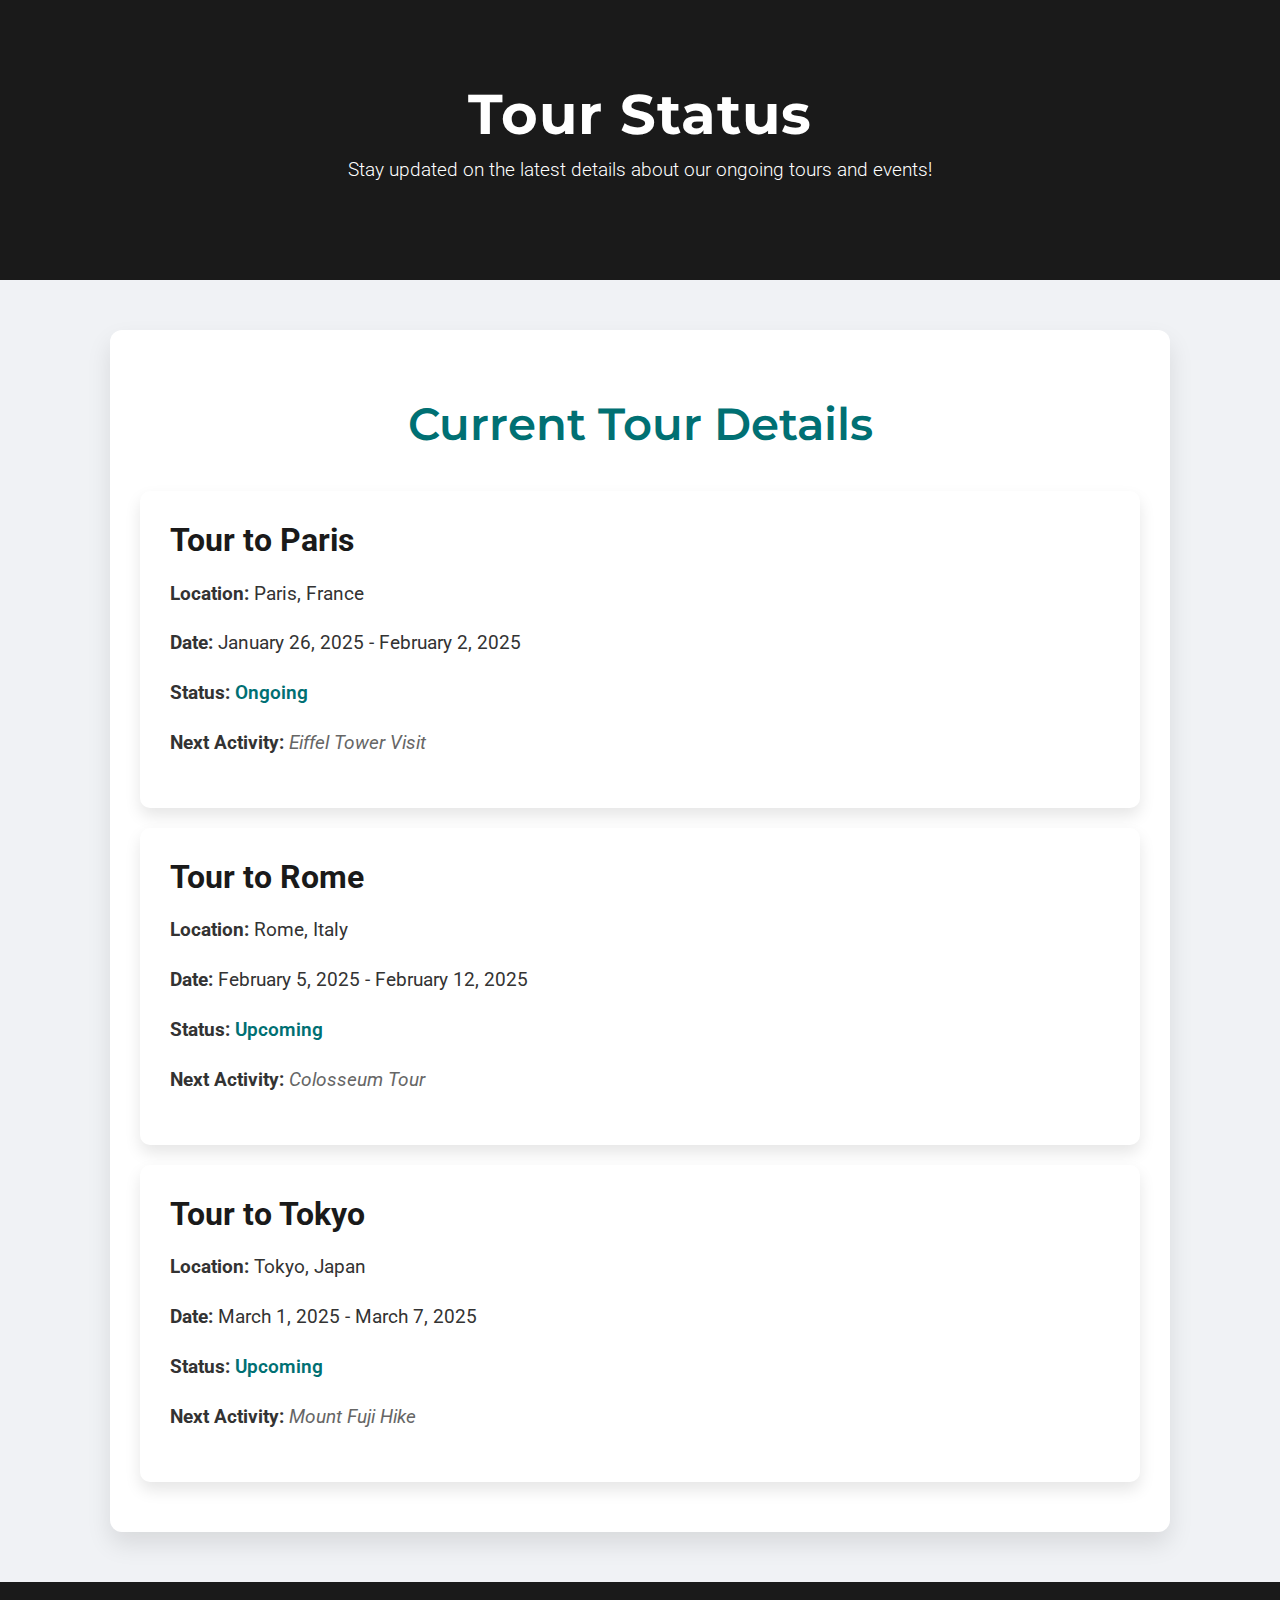
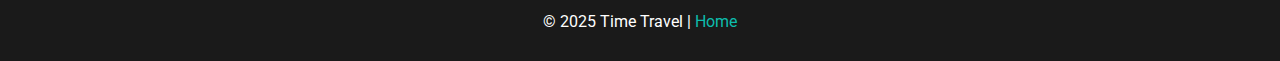
<file: tstatus.html>
<!DOCTYPE html>
<html lang="en">
<head>
  <meta charset="UTF-8">
  <meta name="viewport" content="width=device-width, initial-scale=1.0">
  <title>Tour Status - Time Travel</title>
  <link href="https://fonts.googleapis.com/css2?family=Montserrat:wght@400;600&family=Roboto:wght@300;400&display=swap" rel="stylesheet">
  <style>
    /* General Styles */
    body {
      font-family: 'Roboto', sans-serif;
      margin: 0;
      padding: 0;
      background-color: #f0f2f5;
      color: #333;
    }

    header {
      background-color: #1a1a1a;
      color: white;
      text-align: center;
      padding: 80px 20px;
      transition: padding 0.3s ease-in-out;
    }

    header h1 {
      font-size: 3.5rem;
      margin: 0;
      font-family: 'Montserrat', sans-serif;
      letter-spacing: 1px;
    }

    header p {
      font-size: 1.2rem;
      margin-top: 10px;
      font-weight: 300;
    }

    .tour-status {
      max-width: 1000px;
      margin: 50px auto;
      padding: 30px;
      background: white;
      border-radius: 12px;
      box-shadow: 0 12px 24px rgba(0, 0, 0, 0.1);
      animation: slideIn 1s ease-out;
    }

    .tour-status h2 {
      text-align: center;
      color: #007073;
      font-size: 2.8rem;
      margin-bottom: 40px;
      font-family: 'Montserrat', sans-serif;
      font-weight: 600;
    }

    .status-card {
      background-color: #ffffff;
      color: #333;
      padding: 30px;
      margin: 20px 0;
      border-radius: 10px;
      box-shadow: 0 8px 16px rgba(0, 0, 0, 0.1);
      transition: all 0.3s ease;
    }

    .status-card:hover {
      transform: translateY(-5px);
      box-shadow: 0 12px 24px rgba(0, 0, 0, 0.2);
    }

    .status-card h3 {
      font-size: 2rem;
      color: #1a1a1a;
      margin: 0 0 10px;
    }

    .status-card p {
      font-size: 1.2rem;
      line-height: 1.6;
    }

    .status-card .status {
      font-weight: 600;
      color: #007073;
    }

    .status-card .next-activity {
      font-style: italic;
      color: #666;
    }

    footer {
      background-color: #1a1a1a;
      color: white;
      text-align: center;
      padding: 30px 20px;
      margin-top: 50px;
    }

    footer p {
      font-size: 1rem;
      margin: 0;
    }

    footer a {
      color: #0dbdad;
      text-decoration: none;
      transition: color 0.3s;
    }

    footer a:hover {
      color: #fff;
    }

    /* Animations */
    @keyframes slideIn {
      0% {
        opacity: 0;
        transform: translateY(30px);
      }
      100% {
        opacity: 1;
        transform: translateY(0);
      }
    }

    /* Responsive Styles */
    @media (max-width: 768px) {
      header h1 {
        font-size: 2.8rem;
      }

      .tour-status h2 {
        font-size: 2.2rem;
      }

      .status-card {
        padding: 20px;
      }

      footer p {
        font-size: 0.9rem;
      }
    }

    @media (max-width: 480px) {
      header h1 {
        font-size: 2.2rem;
      }

      .tour-status h2 {
        font-size: 1.8rem;
      }

      .status-card {
        padding: 15px;
      }

      footer p {
        font-size: 0.8rem;
      }
    }
  </style>
</head>
<body>

  <header>
    <h1>Tour Status</h1>
    <p>Stay updated on the latest details about our ongoing tours and events!</p>
  </header>

  <div class="tour-status">
    <h2>Current Tour Details</h2>

    <!-- Tour Status Cards -->
    <div class="status-card">
      <h3>Tour to Paris</h3>
      <p><strong>Location:</strong> Paris, France</p>
      <p><strong>Date:</strong> January 26, 2025 - February 2, 2025</p>
      <p><strong>Status:</strong> <span class="status">Ongoing</span></p>
      <p><strong>Next Activity:</strong> <span class="next-activity">Eiffel Tower Visit</span></p>
    </div>

    <div class="status-card">
      <h3>Tour to Rome</h3>
      <p><strong>Location:</strong> Rome, Italy</p>
      <p><strong>Date:</strong> February 5, 2025 - February 12, 2025</p>
      <p><strong>Status:</strong> <span class="status">Upcoming</span></p>
      <p><strong>Next Activity:</strong> <span class="next-activity">Colosseum Tour</span></p>
    </div>

    <div class="status-card">
      <h3>Tour to Tokyo</h3>
      <p><strong>Location:</strong> Tokyo, Japan</p>
      <p><strong>Date:</strong> March 1, 2025 - March 7, 2025</p>
      <p><strong>Status:</strong> <span class="status">Upcoming</span></p>
      <p><strong>Next Activity:</strong> <span class="next-activity">Mount Fuji Hike</span></p>
    </div>
  </div>

  <footer>
    <p>&copy; 2025 Time Travel | <a href="index.html">Home</a></p>
  </footer>

</body>
</html>
</file>
